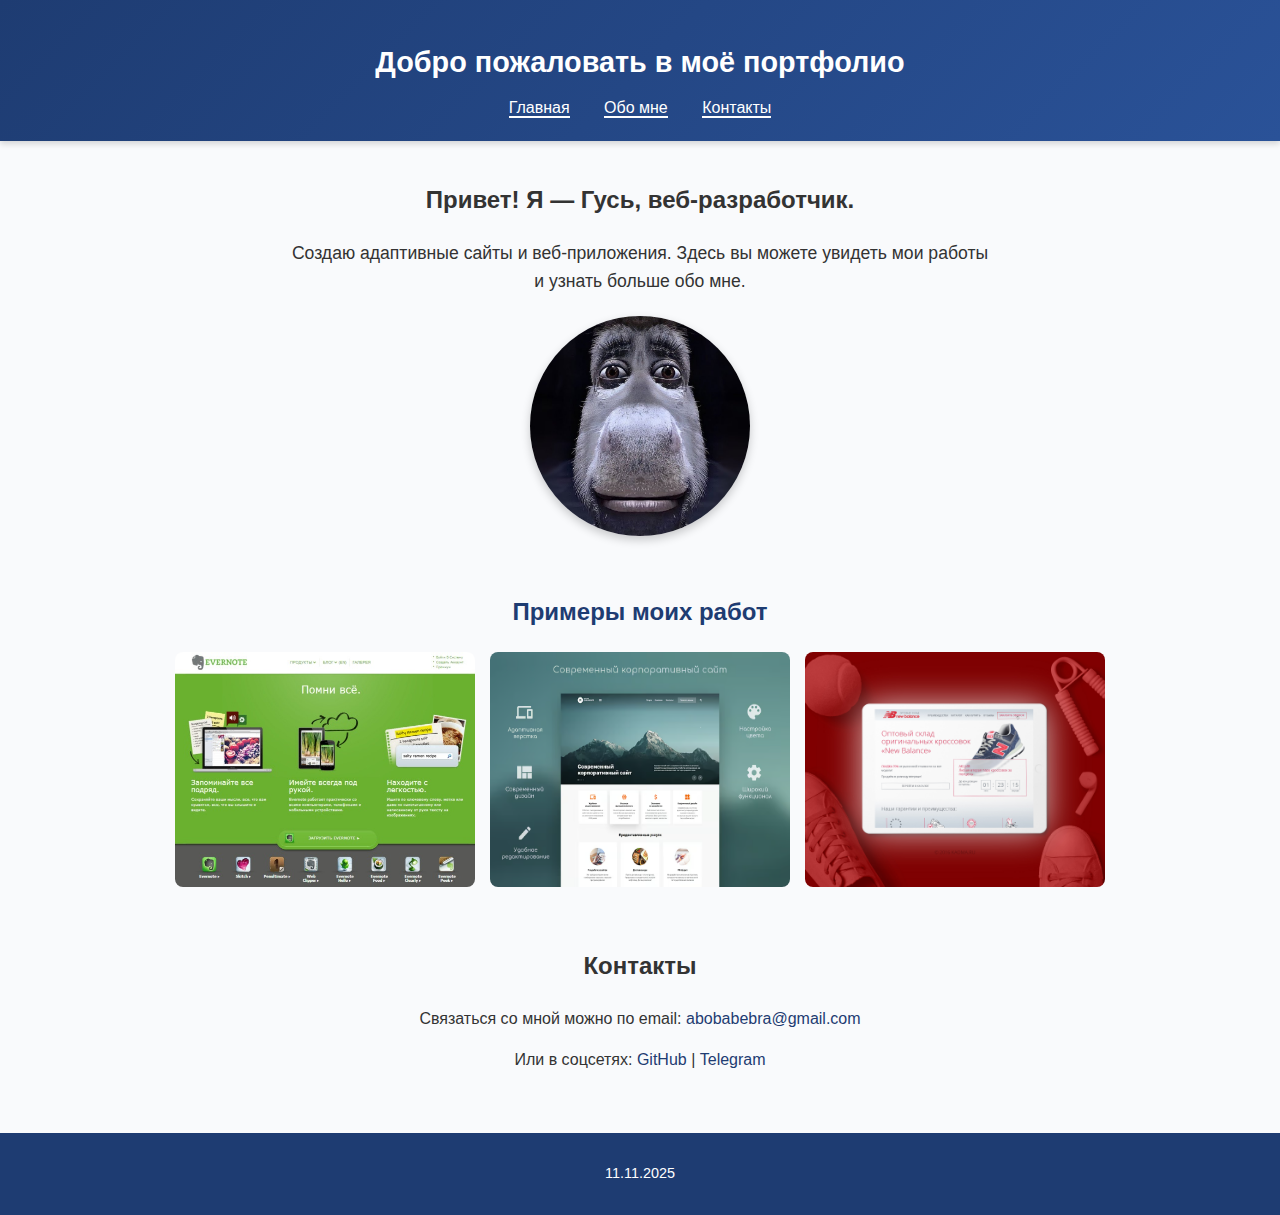
<file: index.html>
<!DOCTYPE html>
<html lang="ru">
<head>
  <meta charset="UTF-8" />
  <meta name="viewport" content="width=device-width, initial-scale=1.0" />
  <meta name="description" content="Портфолио начинающего веб-разработчика. Примеры проектов, навыки и контакты." />
  <meta name="keywords" content="портфолио, веб-разработка, HTML, CSS, GitHub Pages" />
  <meta name="author" content="Гусь Гусев" />
  <title>Моё портфолио | Главная</title>
  <link rel="stylesheet" href="style.css" />
  <link rel="icon" type="image/png" href="eagle.png" />
</head>

<body>
  <header>
    <div class="container">
      <h1>Добро пожаловать в моё портфолио</h1>
      <nav>
        <ul>
          <li><a href="index.html" class="active">Главная</a></li>
          <li><a href="about.html" class="active">Обо мне</a></li>
          <li><a href="contact.html" class="active">Контакты</a></li>
        </ul>
      </nav>
    </div>
  </header>

  <main>
    <section class="intro container">
      <h2>Привет! Я — Гусь, веб-разработчик.</h2>
      <p>Создаю адаптивные сайты и веб-приложения. Здесь вы можете увидеть мои работы и узнать больше обо мне.</p>
      <img src="1703000550_celes-club-p-grustnii-osel-iz-shreka-vkontakte-1.jpg" alt="Портрет веб-разработчика" class="portrait" />
    </section>

    <section class="projects container">
      <h2>Примеры моих работ</h2>
      <div class="gallery">
        <img src="пример7_оформление-главной-страницы-сайта.jpg" alt="Главная страница интернет-магазина" />
        <img src="514fb1aaa66a524226a1429e1e96ed17.avif" alt="Макет корпоративного сайта" />
        <img src="c08161e09aa8c77cf2b8b1f5699011dd.jpg" alt="Пример адаптивного лендинга" />
      </div>
    </section>

    <section class="contacts container">
      <h2>Контакты</h2>
      <p>Связаться со мной можно по email: <a href="mailto:abobabebra@gmail.com">abobabebra@gmail.com</a></p>
      <p>Или в соцсетях: 
        <a href="https://github.com/QxI322" target="_blank">GitHub</a> |
        <a href="https://t.me/@Ganguk17" target="_blank">Telegram</a>
      </p>
    </section>
  </main>

  <footer>
    <p>11.11.2025</p>
  </footer>
</body>
</html>
</file>
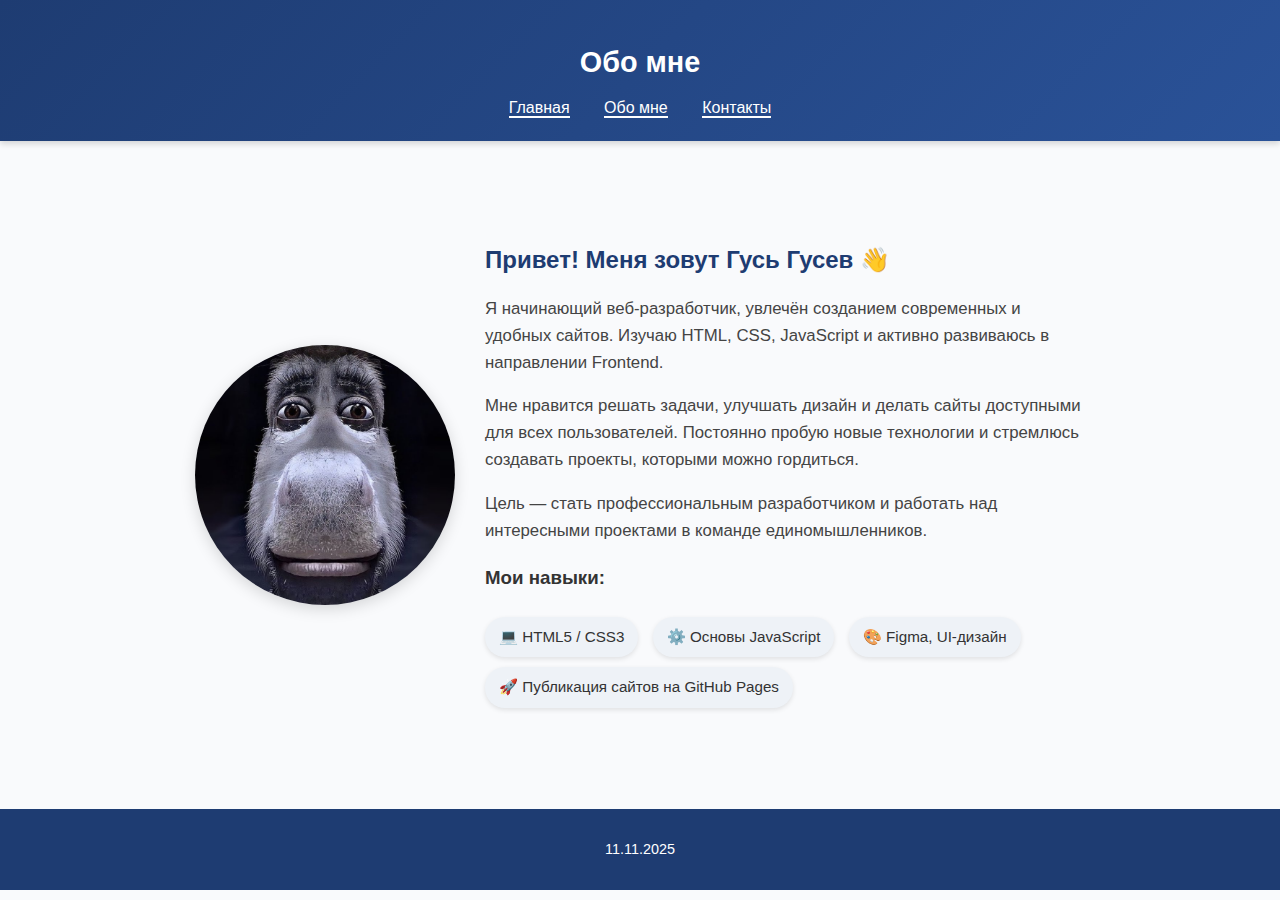
<file: about.html>
<!DOCTYPE html>
<html lang="ru">
<head>
  <meta charset="UTF-8" />
  <meta name="viewport" content="width=device-width, initial-scale=1.0" />
  <meta name="description" content="Обо мне- начинающий веб-разработчик. Навыки, цели и интересы в сфере IT." />
  <meta name="keywords" content="веб-разработчик, обо мне, портфолио, HTML, CSS, frontend" />
  <meta name="author" content="Гусь Гусев" />
  <title>Обо мне | Моё портфолио</title>
  <link rel="stylesheet" href="style.css" />
  <link rel="icon" type="image/png" href="eagle.png" />
</head>

<body>
  <header>
    <div class="container">
      <h1>Обо мне</h1>
      <nav>
        <ul>
          <li><a href="index.html" class="active">Главная</a></li>
          <li><a href="about.html" class="active">Обо мне</a></li>
          <li><a href="contact.html" class="active">Контакты</a></li>
        </ul>
      </nav>
    </div>
  </header>

  <main>
    <section class="about-section container">
      <div class="about-content">
        <img src="1703000550_celes-club-p-grustnii-osel-iz-shreka-vkontakte-1.jpg" 
             alt="Фото веб-разработчика" 
             class="about-photo" />

        <div class="about-text">
          <h2>Привет! Меня зовут Гусь Гусев 👋</h2>
          <p>Я начинающий веб-разработчик, увлечён созданием современных и удобных сайтов. 
             Изучаю HTML, CSS, JavaScript и активно развиваюсь в направлении Frontend.</p>

          <p>Мне нравится решать задачи, улучшать дизайн и делать сайты доступными для всех пользователей. 
             Постоянно пробую новые технологии и стремлюсь создавать проекты, которыми можно гордиться.</p>

          <p>Цель — стать профессиональным разработчиком и работать над интересными проектами в команде единомышленников.</p>

          <h3>Мои навыки:</h3>
          <ul class="skills">
            <li>💻 HTML5 / CSS3</li>
            <li>⚙️ Основы JavaScript</li>
            <li>🎨 Figma, UI-дизайн</li>
            <li>🚀 Публикация сайтов на GitHub Pages</li>
          </ul>
        </div>
      </div>
    </section>
  </main>

  <footer>
    <p>11.11.2025</p>
  </footer>
</body>
</html>
</file>
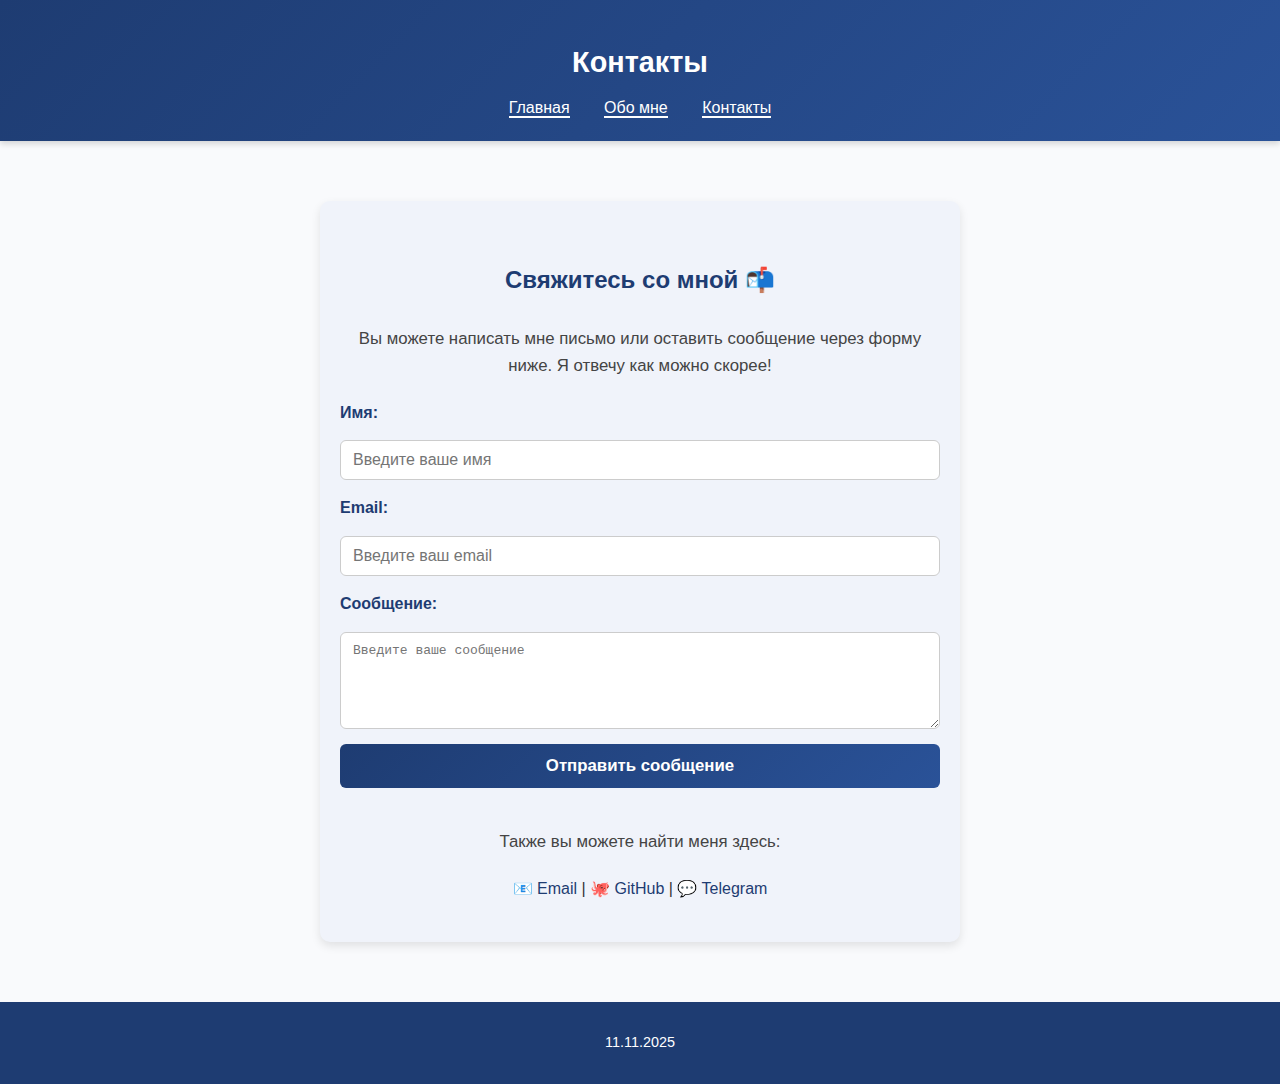
<file: contact.html>
<!DOCTYPE html>
<html lang="ru">
<head>
  <meta charset="UTF-8" />
  <meta name="viewport" content="width=device-width, initial-scale=1.0" />
  <meta name="description" content="Контактная страница портфолио Ивана Иванова. Отправьте сообщение или найдите ссылки на соцсети." />
  <meta name="keywords" content="контакты, портфолио, обратная связь" />
  <meta name="author" content="Иван Иванов" />
  <title>Контакты | Моё портфолио</title>
  <link rel="stylesheet" href="style.css" />
  <link rel="icon" type="image/png" href="eagle.png" />
</head>

<body>
  <header>
    <div class="container">
      <h1>Контакты</h1>
      <nav>
        <ul>
          <li><a href="index.html" class="active">Главная</a></li>
          <li><a href="about.html" class="active">Обо мне</a></li>
          <li><a href="contact.html" class="active">Контакты</a></li>
        </ul>
      </nav>
    </div>
  </header>

  <main>
    <section class="contact-section container">
      <h2>Свяжитесь со мной 📬</h2>
      <p>Вы можете написать мне письмо или оставить сообщение через форму ниже. Я отвечу как можно скорее!</p>

      <form action="https://formspree.io/f/your-form-id" method="POST" class="contact-form">
        <label for="name">Имя:</label>
        <input type="text" id="name" name="name" placeholder="Введите ваше имя" required />

        <label for="email">Email:</label>
        <input type="email" id="email" name="_replyto" placeholder="Введите ваш email" required />

        <label for="message">Сообщение:</label>
        <textarea id="message" name="message" rows="5" placeholder="Введите ваше сообщение" required></textarea>

        <button type="submit">Отправить сообщение</button>
      </form>

      <div class="social-links">
        <p>Также вы можете найти меня здесь:</p>
        <a href="mailto:abobabebra@gmail.com">📧 Email</a> |
        <a href="https://github.com/username" target="_blank">🐙 GitHub</a> |
        <a href="https://t.me/username" target="_blank">💬 Telegram</a>
      </div>
    </section>
  </main>

  <footer>
    <p>11.11.2025</p>
  </footer>
</body>
</html>
</file>
<file: style.css>
/* === Общие стили === */
body {
    font-family: "Segoe UI", Roboto, Arial, sans-serif;
    margin: 0;
    padding: 0;
    background-color: #f9fafc;
    color: #333;
    line-height: 1.6;
  }
  
  /* Контейнер */
  .container {
    width: 90%;
    max-width: 1000px;
    margin: 0 auto;
  }
  
  /* === Шапка === */
  header {
    background: linear-gradient(135deg, #1e3c72, #2a5298);
    color: white;
    padding: 20px 0;
    text-align: center;
    box-shadow: 0 3px 6px rgba(0,0,0,0.15);
  }
  
  header h1 {
    margin-bottom: 10px;
    font-size: 1.8em;
  }
  
  nav ul {
    list-style: none;
    padding: 0;
    margin: 0;
  }
  
  nav li {
    display: inline-block;
    margin: 0 15px;
  }
  
  nav a {
    color: white;
    text-decoration: none;
    font-weight: 500;
    transition: color 0.3s, border-bottom 0.3s;
  }
  
  nav a:hover,
  nav a.active {
    border-bottom: 2px solid #fff;
  }
  
  /* === Главная секция === */
  .intro {
    text-align: center;
    margin-top: 40px;
  }
  
  .intro p {
    max-width: 700px;
    margin: 0 auto 20px;
    font-size: 1.1em;
  }
  
  .portrait {
    border-radius: 50%;
    width: 220px;
    height: 220px;
    object-fit: cover;
    box-shadow: 0 4px 10px rgba(0,0,0,0.2);
    transition: transform 0.4s;
  }
  
  .portrait:hover {
    transform: scale(1.05);
  }
  
  /* === Галерея проектов === */
  .projects {
    margin-top: 50px;
  }
  
  .projects h2 {
    text-align: center;
    color: #1e3c72;
  }
  
  .gallery {
    display: flex;
    justify-content: center;
    flex-wrap: wrap;
    gap: 15px;
    margin-top: 20px;
  }
  
  .gallery img {
    width: 300px;
    border-radius: 8px;
    transition: transform 0.4s, box-shadow 0.4s;
  }
  
  .gallery img:hover {
    transform: scale(1.03);
    box-shadow: 0 6px 15px rgba(0,0,0,0.2);
  }
  
  /* === Контакты === */
  .contacts {
    text-align: center;
    margin: 60px auto;
    width: 80%;
    max-width: 600px;
  }
  
  
  .contacts a {
    color: #1e3c72;
    text-decoration: none;
    font-weight: 500;
  }
  
  .contacts a:hover {
    text-decoration: underline;
  }
  
  /* === Подвал === */
  footer {
    background-color: #1e3c72;
    color: white;
    text-align: center;
    padding: 15px;
    font-size: 0.9em;
    margin-top: 40px;
  }
  
  /* === Адаптивность === */
  @media (max-width: 768px) {
    .gallery img {
      width: 90%;
    }
  
    .portrait {
      width: 180px;
      height: 180px;
    }
  
    nav li {
      display: block;
      margin: 10px 0;
    }
  }
  /* === Страница "Обо мне" === */
.about-section {
    margin: 60px auto;
    padding: 20px;
  }
  
  .about-content {
    display: flex;
    flex-wrap: wrap;
    align-items: center;
    justify-content: center;
    gap: 30px;
  }
  
  .about-photo {
    width: 260px;
    height: 260px;
    border-radius: 50%;
    object-fit: cover;
    box-shadow: 0 4px 15px rgba(0,0,0,0.15);
    transition: transform 0.4s;
  }
  
  .about-photo:hover {
    transform: scale(1.05);
  }
  
  .about-text {
    max-width: 600px;
  }
  
  .about-text h2 {
    color: #1e3c72;
    margin-bottom: 10px;
  }
  
  .about-text p {
    margin-bottom: 15px;
    font-size: 1.05em;
    color: #444;
  }
  
  .skills {
    list-style: none;
    padding: 0;
  }
  
  .skills li {
    background-color: #eef2f7;
    display: inline-block;
    margin: 5px 10px 5px 0;
    padding: 8px 14px;
    border-radius: 20px;
    font-size: 0.95em;
    box-shadow: 0 2px 5px rgba(0,0,0,0.1);
  }
  
  /* === Контактная страница === */
.contact-section {
    display: flex;
    flex-direction: column;
    align-items: center;
    justify-content: center;
    text-align: center;
    margin: 60px auto;
    padding: 40px 20px;
    background-color: #f0f3fa;
    border-radius: 10px;
    width: 90%;
    max-width: 600px;
    box-shadow: 0 4px 10px rgba(0,0,0,0.1);
  }
  
  .contact-section h2 {
    color: #1e3c72;
    margin-bottom: 10px;
  }
  
  .contact-section p {
    color: #444;
    margin-bottom: 20px;
    font-size: 1.05em;
  }
  
  /* === Форма обратной связи === */
  .contact-form {
    display: flex;
    flex-direction: column;
    width: 100%;
    gap: 15px;
  }
  
  .contact-form label {
    text-align: left;
    font-weight: 600;
    color: #1e3c72;
  }
  
  .contact-form input,
  .contact-form textarea {
    padding: 10px 12px;
    border: 1px solid #ccc;
    border-radius: 6px;
    font-size: 1em;
    transition: border-color 0.3s, box-shadow 0.3s;
  }
  
  .contact-form input:focus,
  .contact-form textarea:focus {
    border-color: #1e3c72;
    box-shadow: 0 0 5px rgba(30, 60, 114, 0.3);
    outline: none;
  }
  
  .contact-form button {
    padding: 12px;
    background: linear-gradient(135deg, #1e3c72, #2a5298);
    color: white;
    border: none;
    border-radius: 6px;
    font-size: 1.05em;
    font-weight: bold;
    cursor: pointer;
    transition: transform 0.3s, background 0.3s;
  }
  
  .contact-form button:hover {
    transform: scale(1.03);
    background: linear-gradient(135deg, #2a5298, #1e3c72);
  }
  
  /* === Соцсети === */
  .social-links {
    margin-top: 25px;
  }
  
  .social-links a {
    color: #1e3c72;
    text-decoration: none;
    font-weight: 500;
    transition: color 0.3s;
  }
  
  .social-links a:hover {
    color: #2a5298;
  }
  
  /* === Адаптивность === */
  @media (max-width: 600px) {
    .contact-section {
      padding: 30px 15px;
    }
  
    .contact-form button {
      width: 100%;
    }
  }
</file>
